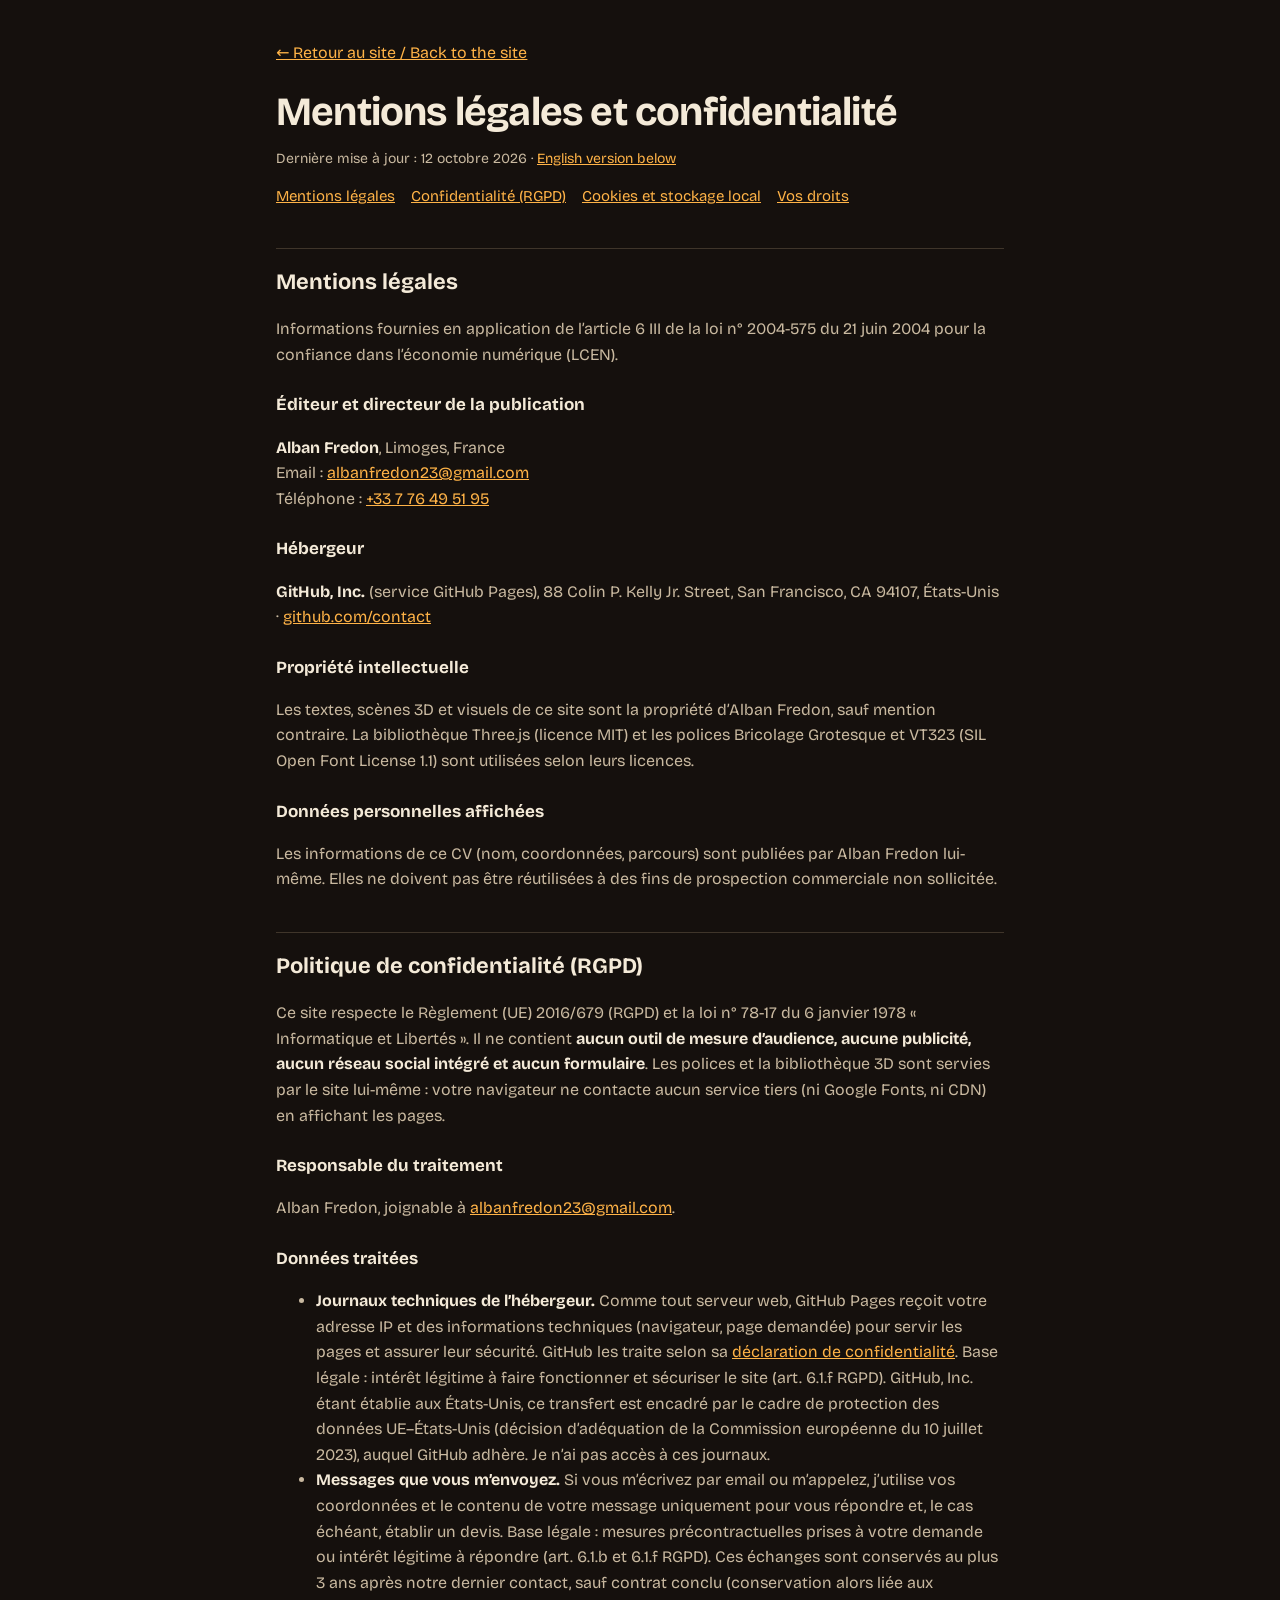
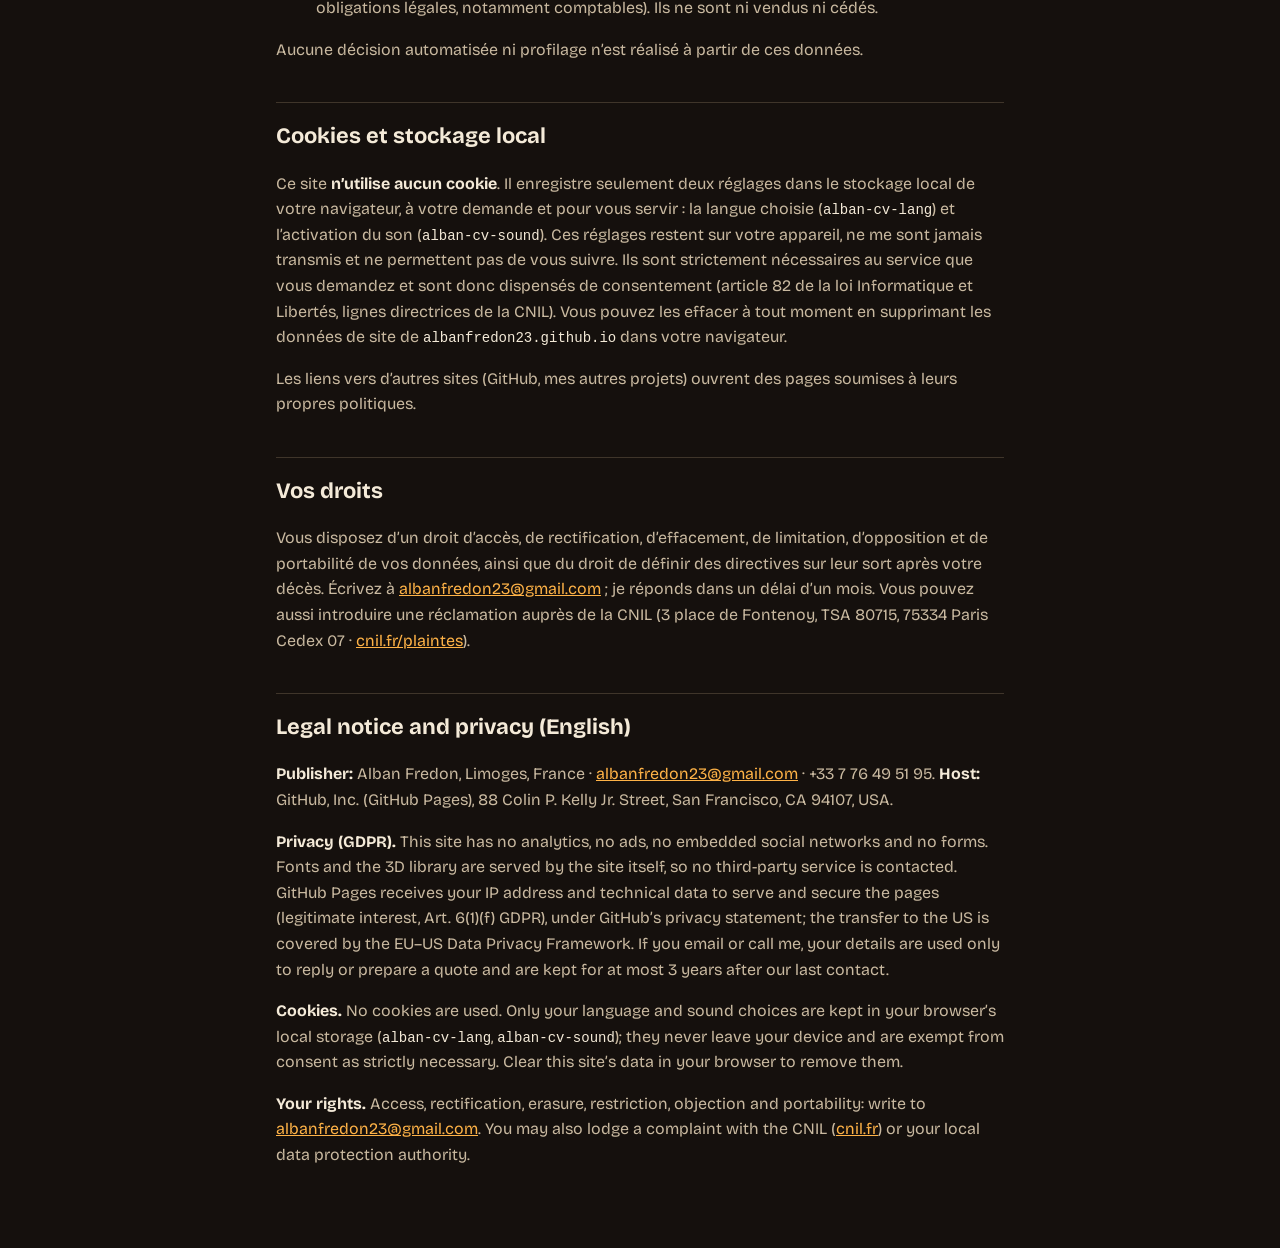
<file: legal.html>
<!doctype html>
<html lang="fr">
<head>
<meta charset="utf-8">
<meta name="viewport" content="width=device-width, initial-scale=1">
<title>Mentions légales et confidentialité · Alban Fredon</title>
<meta name="description" content="Mentions légales et politique de confidentialité du site CV 3D d'Alban Fredon.">
<meta name="robots" content="noindex">
<link rel="stylesheet" href="css/fonts.css">
<style>
  :root { --bg: #15100d; --ink: #f4ead8; --ink-dim: #c9b9a0; --accent: #ffb347; --line: rgba(255, 220, 170, 0.18); color-scheme: dark; }
  * { box-sizing: border-box; }
  body { margin: 0; background: var(--bg); color: var(--ink); font: 16px/1.6 "Bricolage Grotesque", system-ui, sans-serif; -webkit-font-smoothing: antialiased; }
  main { max-width: 760px; margin: 0 auto; padding: 40px 16px 64px; }
  h1 { font-size: clamp(28px, 5vw, 40px); line-height: 1.1; letter-spacing: -0.02em; margin: 0 0 8px; }
  h2 { font-size: 22px; margin: 40px 0 8px; padding-top: 16px; border-top: 1px solid var(--line); }
  h3 { font-size: 17px; margin: 24px 0 4px; }
  p, li { color: var(--ink-dim); }
  strong { color: var(--ink); }
  a { color: var(--accent); }
  .back { display: inline-block; margin-bottom: 24px; }
  .date { font-size: 14px; }
  nav.toc { display: flex; flex-wrap: wrap; gap: 8px 16px; font-size: 15px; }
  code { font-size: 14px; color: var(--ink); }
</style>
</head>
<body>
<main>
<a class="back" href="./">← Retour au site / Back to the site</a>
<h1>Mentions légales et confidentialité</h1>
<p class="date">Dernière mise à jour : 12 octobre 2026 · <a href="#en" lang="en">English version below</a></p>
<nav class="toc"><a href="#mentions">Mentions légales</a><a href="#confidentialite">Confidentialité (RGPD)</a><a href="#stockage">Cookies et stockage local</a><a href="#droits">Vos droits</a></nav>

<h2 id="mentions">Mentions légales</h2>
<p>Informations fournies en application de l’article 6 III de la loi n° 2004-575 du 21 juin 2004 pour la confiance dans l’économie numérique (LCEN).</p>
<h3>Éditeur et directeur de la publication</h3>
<p><strong>Alban Fredon</strong>, Limoges, France<br>
Email : <a href="mailto:albanfredon23@gmail.com">albanfredon23@gmail.com</a><br>
Téléphone : <a href="tel:+33776495195">+33 7 76 49 51 95</a></p>
<h3>Hébergeur</h3>
<p><strong>GitHub, Inc.</strong> (service GitHub Pages), 88 Colin P. Kelly Jr. Street, San Francisco, CA 94107, États-Unis · <a href="https://github.com/contact">github.com/contact</a></p>
<h3>Propriété intellectuelle</h3>
<p>Les textes, scènes 3D et visuels de ce site sont la propriété d’Alban Fredon, sauf mention contraire. La bibliothèque Three.js (licence MIT) et les polices Bricolage Grotesque et VT323 (SIL Open Font License 1.1) sont utilisées selon leurs licences.</p>
<h3>Données personnelles affichées</h3>
<p>Les informations de ce CV (nom, coordonnées, parcours) sont publiées par Alban Fredon lui-même. Elles ne doivent pas être réutilisées à des fins de prospection commerciale non sollicitée.</p>
<h2 id="confidentialite">Politique de confidentialité (RGPD)</h2>
<p>Ce site respecte le Règlement (UE) 2016/679 (RGPD) et la loi n° 78-17 du 6 janvier 1978 « Informatique et Libertés ». Il ne contient <strong>aucun outil de mesure d’audience, aucune publicité, aucun réseau social intégré et aucun formulaire</strong>. Les polices et la bibliothèque 3D sont servies par le site lui-même : votre navigateur ne contacte aucun service tiers (ni Google Fonts, ni CDN) en affichant les pages.</p>
<h3>Responsable du traitement</h3>
<p>Alban Fredon, joignable à <a href="mailto:albanfredon23@gmail.com">albanfredon23@gmail.com</a>.</p>
<h3>Données traitées</h3>
<ul>
  <li><strong>Journaux techniques de l’hébergeur.</strong> Comme tout serveur web, GitHub Pages reçoit votre adresse IP et des informations techniques (navigateur, page demandée) pour servir les pages et assurer leur sécurité. GitHub les traite selon sa <a href="https://docs.github.com/fr/site-policy/privacy-policies/github-general-privacy-statement">déclaration de confidentialité</a>. Base légale : intérêt légitime à faire fonctionner et sécuriser le site (art. 6.1.f RGPD). GitHub, Inc. étant établie aux États-Unis, ce transfert est encadré par le cadre de protection des données UE–États-Unis (décision d’adéquation de la Commission européenne du 10 juillet 2023), auquel GitHub adhère. Je n’ai pas accès à ces journaux.</li>
  <li><strong>Messages que vous m’envoyez.</strong> Si vous m’écrivez par email ou m’appelez, j’utilise vos coordonnées et le contenu de votre message uniquement pour vous répondre et, le cas échéant, établir un devis. Base légale : mesures précontractuelles prises à votre demande ou intérêt légitime à répondre (art. 6.1.b et 6.1.f RGPD). Ces échanges sont conservés au plus 3 ans après notre dernier contact, sauf contrat conclu (conservation alors liée aux obligations légales, notamment comptables). Ils ne sont ni vendus ni cédés.</li>
</ul>
<p>Aucune décision automatisée ni profilage n’est réalisé à partir de ces données.</p>

<h2 id="stockage">Cookies et stockage local</h2>
<p>Ce site <strong>n’utilise aucun cookie</strong>. Il enregistre seulement deux réglages dans le stockage local de votre navigateur, à votre demande et pour vous servir&nbsp;: la langue choisie (<code>alban-cv-lang</code>) et l’activation du son (<code>alban-cv-sound</code>). Ces réglages restent sur votre appareil, ne me sont jamais transmis et ne permettent pas de vous suivre. Ils sont strictement nécessaires au service que vous demandez et sont donc dispensés de consentement (article 82 de la loi Informatique et Libertés, lignes directrices de la CNIL). Vous pouvez les effacer à tout moment en supprimant les données de site de <code>albanfredon23.github.io</code> dans votre navigateur.</p>
<p>Les liens vers d’autres sites (GitHub, mes autres projets) ouvrent des pages soumises à leurs propres politiques.</p>

<h2 id="droits">Vos droits</h2>
<p>Vous disposez d’un droit d’accès, de rectification, d’effacement, de limitation, d’opposition et de portabilité de vos données, ainsi que du droit de définir des directives sur leur sort après votre décès. Écrivez à <a href="mailto:albanfredon23@gmail.com">albanfredon23@gmail.com</a> ; je réponds dans un délai d’un mois. Vous pouvez aussi introduire une réclamation auprès de la CNIL (3 place de Fontenoy, TSA 80715, 75334 Paris Cedex 07 · <a href="https://www.cnil.fr/fr/plaintes">cnil.fr/plaintes</a>).</p>

<h2 id="en" lang="en">Legal notice and privacy (English)</h2>
<div lang="en">
<p><strong>Publisher:</strong> Alban Fredon, Limoges, France · <a href="mailto:albanfredon23@gmail.com">albanfredon23@gmail.com</a> · +33 7 76 49 51 95. <strong>Host:</strong> GitHub, Inc. (GitHub Pages), 88 Colin P. Kelly Jr. Street, San Francisco, CA 94107, USA.</p>

<p><strong>Privacy (GDPR).</strong> This site has no analytics, no ads, no embedded social networks and no forms. Fonts and the 3D library are served by the site itself, so no third-party service is contacted. GitHub Pages receives your IP address and technical data to serve and secure the pages (legitimate interest, Art. 6(1)(f) GDPR), under GitHub’s privacy statement; the transfer to the US is covered by the EU–US Data Privacy Framework. If you email or call me, your details are used only to reply or prepare a quote and are kept for at most 3 years after our last contact.</p>
<p><strong>Cookies.</strong> No cookies are used. Only your language and sound choices are kept in your browser’s local storage (<code>alban-cv-lang</code>, <code>alban-cv-sound</code>); they never leave your device and are exempt from consent as strictly necessary. Clear this site’s data in your browser to remove them.</p>
<p><strong>Your rights.</strong> Access, rectification, erasure, restriction, objection and portability: write to <a href="mailto:albanfredon23@gmail.com">albanfredon23@gmail.com</a>. You may also lodge a complaint with the CNIL (<a href="https://www.cnil.fr/en">cnil.fr</a>) or your local data protection authority.</p>
</div>
</main>
</body>
</html>
</file>
<file: css/fonts.css>
/* Fonts served from this site (no request to Google Fonts, so no visitor IP is sent to a third party).
   Bricolage Grotesque and VT323 are under the SIL Open Font License 1.1. */
@font-face {
  font-family: 'Bricolage Grotesque'; font-style: normal; font-weight: 400 700; font-stretch: 100%; font-display: swap;
  src: url(../fonts/bricolage-grotesque-latin-ext.woff2) format('woff2');
  unicode-range: U+0100-02BA, U+02BD-02C5, U+02C7-02CC, U+02CE-02D7, U+02DD-02FF, U+0304, U+0308, U+0329, U+1D00-1DBF, U+1E00-1E9F, U+1EF2-1EFF, U+2020, U+20A0-20AB, U+20AD-20C4, U+2113, U+2C60-2C7F, U+A720-A7FF;
}
@font-face {
  font-family: 'Bricolage Grotesque'; font-style: normal; font-weight: 400 700; font-stretch: 100%; font-display: swap;
  src: url(../fonts/bricolage-grotesque-latin.woff2) format('woff2');
  unicode-range: U+0000-00FF, U+0131, U+0152-0153, U+02BB-02BC, U+02C6, U+02DA, U+02DC, U+0304, U+0308, U+0329, U+2000-206F, U+20AC, U+2122, U+2191, U+2193, U+2212, U+2215, U+FEFF, U+FFFD;
}
@font-face {
  font-family: 'VT323'; font-style: normal; font-weight: 400; font-display: swap;
  src: url(../fonts/vt323-latin-ext.woff2) format('woff2');
  unicode-range: U+0100-02BA, U+02BD-02C5, U+02C7-02CC, U+02CE-02D7, U+02DD-02FF, U+0304, U+0308, U+0329, U+1D00-1DBF, U+1E00-1E9F, U+1EF2-1EFF, U+2020, U+20A0-20AB, U+20AD-20C4, U+2113, U+2C60-2C7F, U+A720-A7FF;
}
@font-face {
  font-family: 'VT323'; font-style: normal; font-weight: 400; font-display: swap;
  src: url(../fonts/vt323-latin.woff2) format('woff2');
  unicode-range: U+0000-00FF, U+0131, U+0152-0153, U+02BB-02BC, U+02C6, U+02DA, U+02DC, U+0304, U+0308, U+0329, U+2000-206F, U+20AC, U+2122, U+2191, U+2193, U+2212, U+2215, U+FEFF, U+FFFD;
}
</file>
